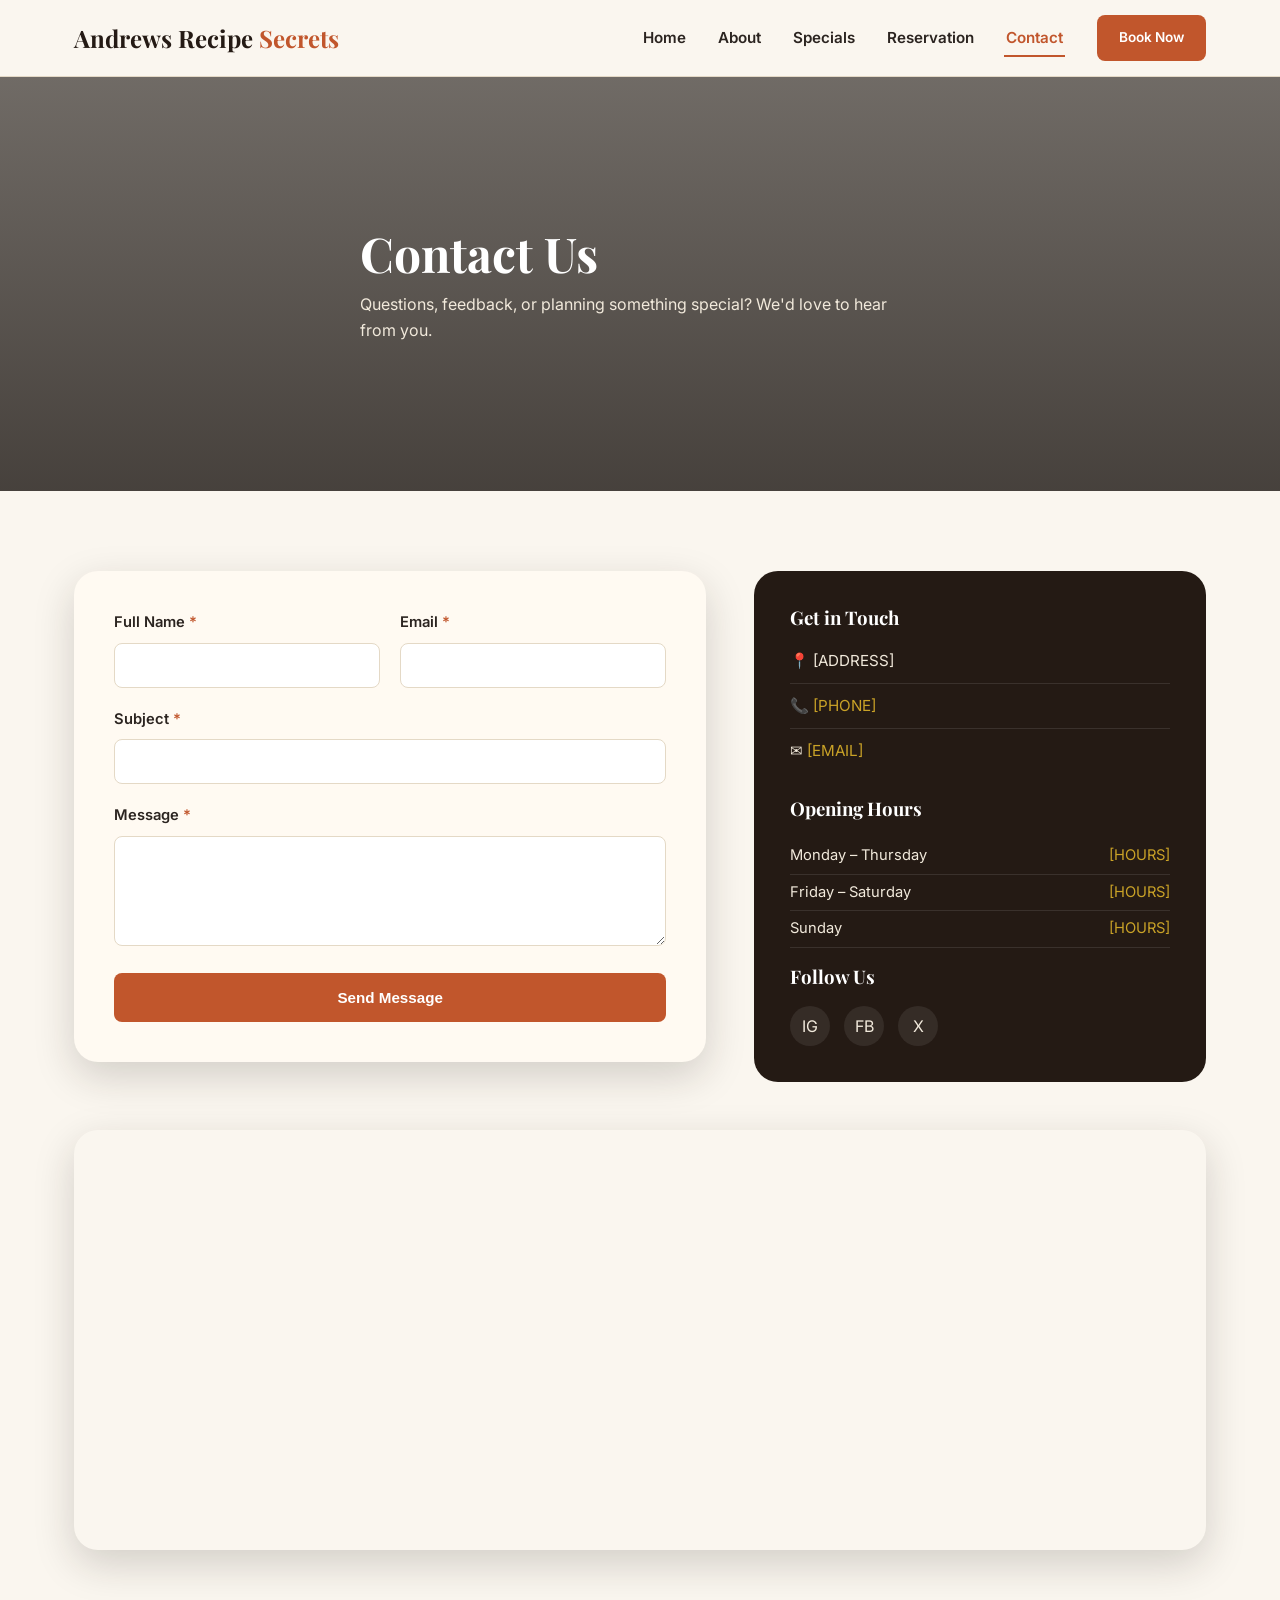
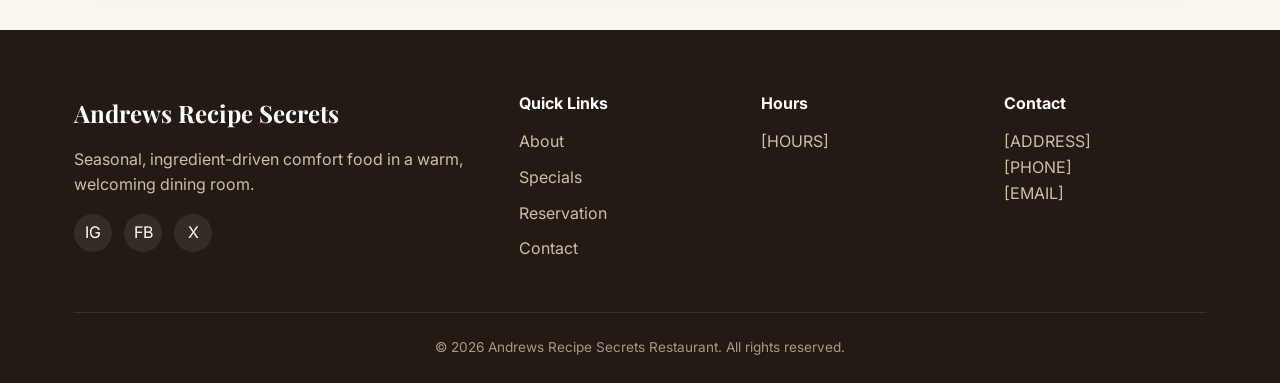
<file: contact.html>
<!DOCTYPE html>
<html lang="en">
<head>
<meta charset="UTF-8">
<meta name="viewport" content="width=device-width, initial-scale=1.0">
<title>Contact | Andrews Recipe Secrets Restaurant</title>
<meta name="description" content="Get in touch with Andrews Recipe Secrets Restaurant &mdash; address, phone, email, hours, and directions.">
<meta property="og:title" content="Contact | Andrews Recipe Secrets Restaurant">
<meta property="og:description" content="Get in touch with Andrews Recipe Secrets Restaurant.">
<meta property="og:type" content="website">
<meta property="og:image" content="https://thumb.wikimedia.org/wikipedia/commons/thumb/3/38/DSCF1067_A_tranquil_garden_patio_framed_by_vibrant_pink_bougainvillea_cozy_metal_bistro_chairs_and_shaded_wooden_walkways_-_the_perfect_spot_to_relax_outdoors.jpg/1920px-thumbnail.jpg">
<link rel="icon" type="image/svg+xml" href="assets/favicon.svg">
<link rel="preconnect" href="https://fonts.googleapis.com">
<link rel="preconnect" href="https://fonts.gstatic.com" crossorigin>
<link href="https://fonts.googleapis.com/css2?family=Playfair+Display:wght@600;700&family=Inter:wght@400;500;600;700&display=swap" rel="stylesheet">
<link rel="stylesheet" href="css/styles.css">
</head>
<body>
<a class="skip-link" href="#main">Skip to content</a>

<header class="site-header">
  <div class="container">
    <a href="index.html" class="logo">Andrews Recipe <span>Secrets</span></a>
    <nav class="nav" id="site-nav">
      <ul class="nav-links">
        <li><a href="index.html">Home</a></li>
        <li><a href="about.html">About</a></li>
        <li><a href="specials.html">Specials</a></li>
        <li><a href="reservation.html">Reservation</a></li>
        <li><a href="contact.html">Contact</a></li>
      </ul>
      <div class="nav-cta">
        <a href="reservation.html" class="btn btn--primary btn--small">Book Now</a>
      </div>
    </nav>
    <button class="hamburger" aria-label="Toggle navigation menu" aria-expanded="false" aria-controls="site-nav">
      <span></span><span></span><span></span>
    </button>
  </div>
</header>

<main id="main">

  <section class="page-hero">
    <div class="hero__bg" style="background-image:url('https://thumb.wikimedia.org/wikipedia/commons/thumb/3/38/DSCF1067_A_tranquil_garden_patio_framed_by_vibrant_pink_bougainvillea_cozy_metal_bistro_chairs_and_shaded_wooden_walkways_-_the_perfect_spot_to_relax_outdoors.jpg/1920px-thumbnail.jpg');" role="img" aria-label="Garden patio seating at Andrews Recipe Secrets Restaurant"></div>
    <div class="hero__overlay"></div>
    <div class="container hero__content">
      <h1>Contact Us</h1>
      <p>Questions, feedback, or planning something special? We'd love to hear from you.</p>
    </div>
  </section>

  <section class="section">
    <div class="container form-layout">

      <div class="form-card reveal">
        <div class="form-success" role="status">Thanks for reaching out! We'll get back to you within one business day.</div>
        <form action="https://formspree.io/f/YOUR_FORM_ID" method="POST" data-validate novalidate>
          <div class="form-row--split">
            <div class="form-row">
              <label for="c-name">Full Name <span class="required">*</span></label>
              <input type="text" id="c-name" name="name" required autocomplete="name">
              <p class="field-error">Please enter your name.</p>
            </div>
            <div class="form-row">
              <label for="c-email">Email <span class="required">*</span></label>
              <input type="email" id="c-email" name="email" required autocomplete="email">
              <p class="field-error">Please enter a valid email address.</p>
            </div>
          </div>

          <div class="form-row">
            <label for="c-subject">Subject <span class="required">*</span></label>
            <input type="text" id="c-subject" name="subject" required>
            <p class="field-error">Please enter a subject.</p>
          </div>

          <div class="form-row">
            <label for="c-message">Message <span class="required">*</span></label>
            <textarea id="c-message" name="message" required></textarea>
            <p class="field-error">Please enter a message.</p>
          </div>

          <button type="submit" class="btn btn--primary btn--block">Send Message</button>
        </form>
      </div>

      <aside class="side-panel reveal">
        <h3>Get in Touch</h3>
        <ul class="contact-info">
          <li>&#128205; [ADDRESS]</li>
          <li>&#128222; <a href="tel:[PHONE]">[PHONE]</a></li>
          <li>&#9993; <a href="mailto:[EMAIL]">[EMAIL]</a></li>
        </ul>
        <h3>Opening Hours</h3>
        <table class="hours-table">
          <tr><td>Monday &ndash; Thursday</td><td>[HOURS]</td></tr>
          <tr><td>Friday &ndash; Saturday</td><td>[HOURS]</td></tr>
          <tr><td>Sunday</td><td>[HOURS]</td></tr>
        </table>
        <h3>Follow Us</h3>
        <div class="social-row">
          <a href="[SOCIAL LINKS]" aria-label="Instagram">IG</a>
          <a href="[SOCIAL LINKS]" aria-label="Facebook">FB</a>
          <a href="[SOCIAL LINKS]" aria-label="X / Twitter">X</a>
        </div>
      </aside>

    </div>

    <div class="container">
      <div class="map-wrap reveal">
        <iframe
          src="https://www.google.com/maps?q=[ADDRESS]&output=embed"
          title="Map showing the location of Andrews Recipe Secrets Restaurant"
          loading="lazy"
          referrerpolicy="no-referrer-when-downgrade">
        </iframe>
      </div>
    </div>
  </section>

</main>

<footer class="site-footer">
  <div class="container">
    <div class="footer-grid">
      <div>
        <a href="index.html" class="logo">Andrews Recipe Secrets</a>
        <p>Seasonal, ingredient-driven comfort food in a warm, welcoming dining room.</p>
        <div class="footer-social">
          <a href="[SOCIAL LINKS]" aria-label="Instagram">IG</a>
          <a href="[SOCIAL LINKS]" aria-label="Facebook">FB</a>
          <a href="[SOCIAL LINKS]" aria-label="X / Twitter">X</a>
        </div>
      </div>
      <div>
        <h4>Quick Links</h4>
        <ul class="footer-links">
          <li><a href="about.html">About</a></li>
          <li><a href="specials.html">Specials</a></li>
          <li><a href="reservation.html">Reservation</a></li>
          <li><a href="contact.html">Contact</a></li>
        </ul>
      </div>
      <div>
        <h4>Hours</h4>
        <p>[HOURS]</p>
      </div>
      <div>
        <h4>Contact</h4>
        <p>[ADDRESS]<br>[PHONE]<br>[EMAIL]</p>
      </div>
    </div>
    <div class="footer-bottom">
      &copy; <span id="year"></span> Andrews Recipe Secrets Restaurant. All rights reserved.
    </div>
  </div>
</footer>

<script src="js/main.js"></script>
<script>document.getElementById('year').textContent = new Date().getFullYear();</script>
</body>
</html>
</file>
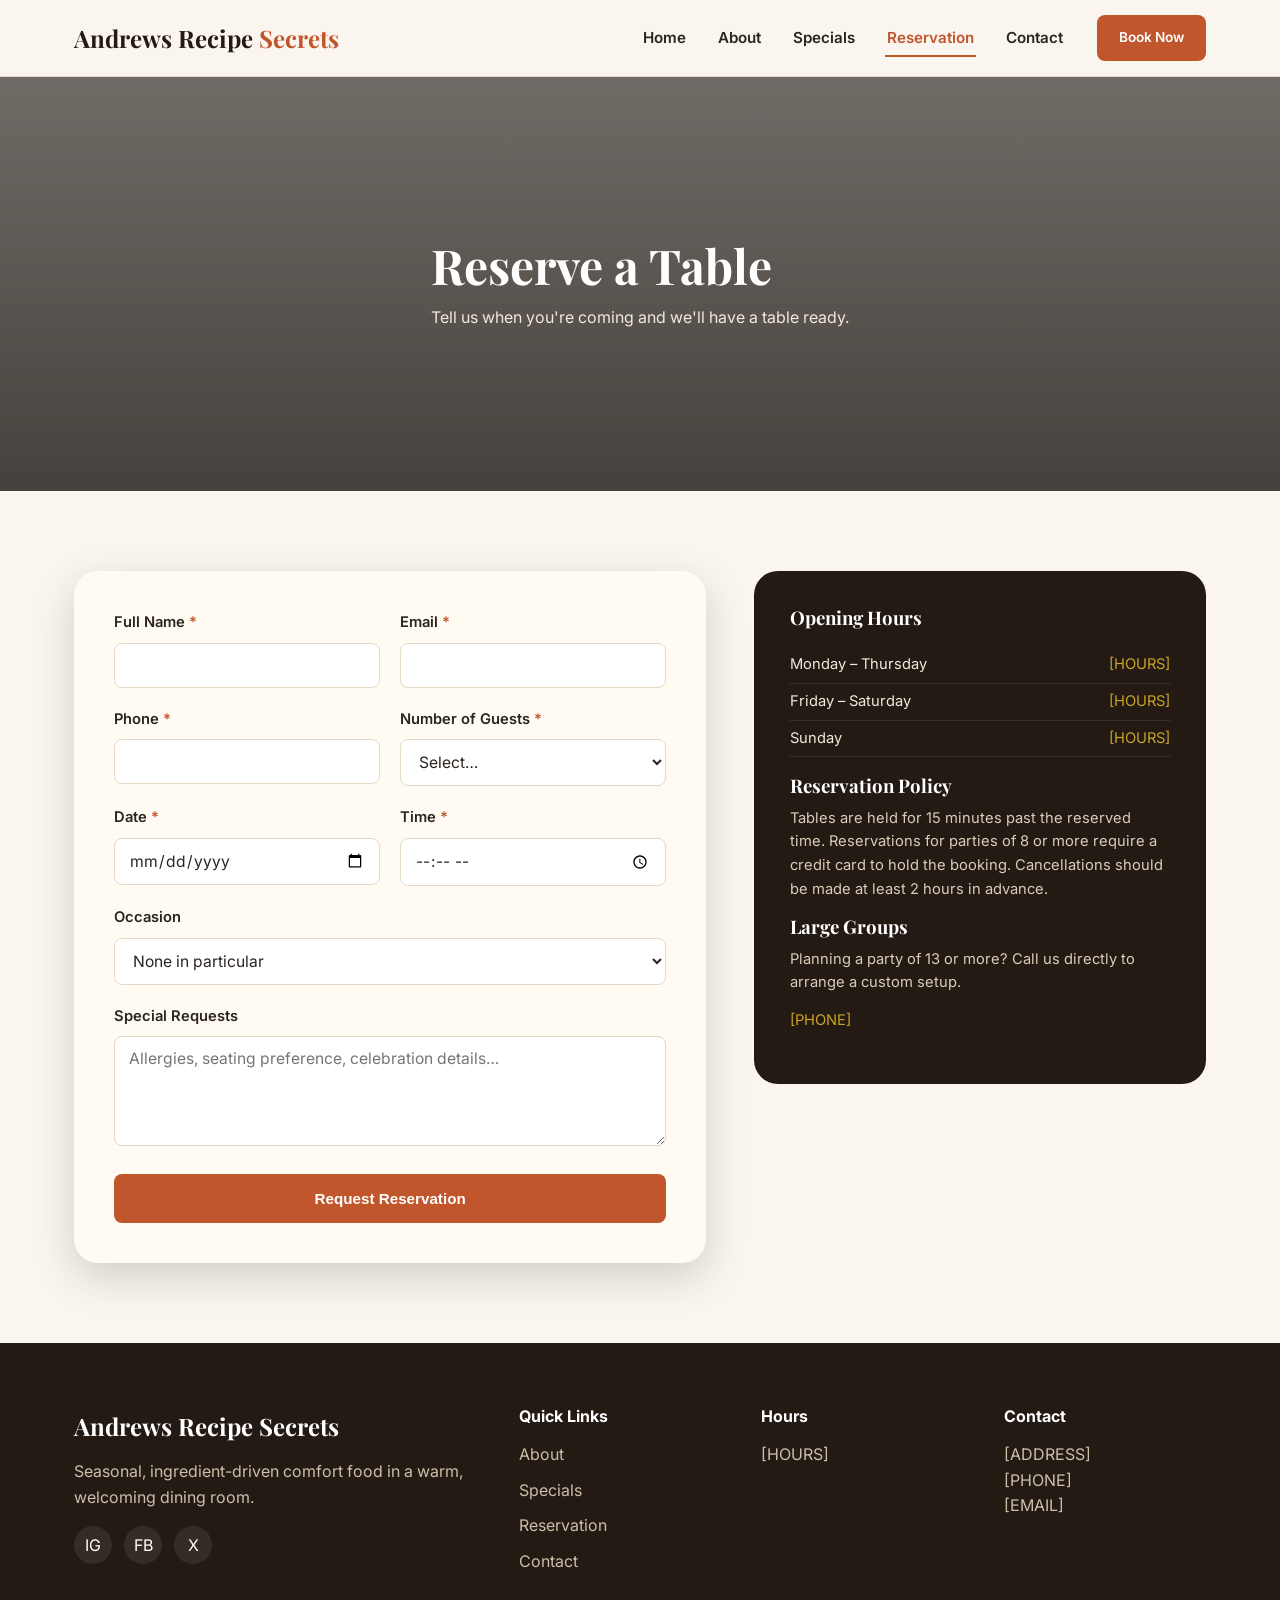
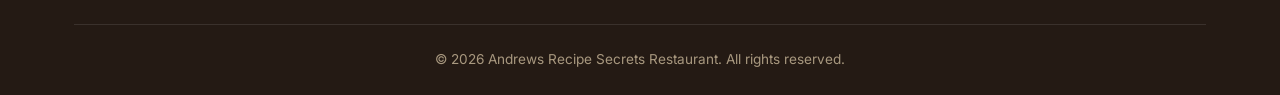
<file: reservation.html>
<!DOCTYPE html>
<html lang="en">
<head>
<meta charset="UTF-8">
<meta name="viewport" content="width=device-width, initial-scale=1.0">
<title>Reservation | Andrews Recipe Secrets Restaurant</title>
<meta name="description" content="Book a table at Andrews Recipe Secrets Restaurant. Choose your date, time, and party size, and we'll take care of the rest.">
<meta property="og:title" content="Reservation | Andrews Recipe Secrets Restaurant">
<meta property="og:description" content="Book a table at Andrews Recipe Secrets Restaurant.">
<meta property="og:type" content="website">
<meta property="og:image" content="https://images.unsplash.com/photo-1424847651672-bf20a4b0982b?w=1200&q=80">
<link rel="icon" type="image/svg+xml" href="assets/favicon.svg">
<link rel="preconnect" href="https://fonts.googleapis.com">
<link rel="preconnect" href="https://fonts.gstatic.com" crossorigin>
<link href="https://fonts.googleapis.com/css2?family=Playfair+Display:wght@600;700&family=Inter:wght@400;500;600;700&display=swap" rel="stylesheet">
<link rel="stylesheet" href="css/styles.css">
</head>
<body>
<a class="skip-link" href="#main">Skip to content</a>

<header class="site-header">
  <div class="container">
    <a href="index.html" class="logo">Andrews Recipe <span>Secrets</span></a>
    <nav class="nav" id="site-nav">
      <ul class="nav-links">
        <li><a href="index.html">Home</a></li>
        <li><a href="about.html">About</a></li>
        <li><a href="specials.html">Specials</a></li>
        <li><a href="reservation.html">Reservation</a></li>
        <li><a href="contact.html">Contact</a></li>
      </ul>
      <div class="nav-cta">
        <a href="reservation.html" class="btn btn--primary btn--small">Book Now</a>
      </div>
    </nav>
    <button class="hamburger" aria-label="Toggle navigation menu" aria-expanded="false" aria-controls="site-nav">
      <span></span><span></span><span></span>
    </button>
  </div>
</header>

<main id="main">

  <section class="page-hero">
    <div class="hero__bg" style="background-image:url('https://images.unsplash.com/photo-1424847651672-bf20a4b0982b?w=1600&q=80');" role="img" aria-label="Table set for a reservation at Andrews Recipe Secrets Restaurant"></div>
    <div class="hero__overlay"></div>
    <div class="container hero__content">
      <h1>Reserve a Table</h1>
      <p>Tell us when you're coming and we'll have a table ready.</p>
    </div>
  </section>

  <section class="section">
    <div class="container form-layout">

      <div class="form-card reveal">
        <div class="form-success" role="status">Thank you! Your reservation request has been received &mdash; we'll confirm by email shortly.</div>
        <form action="https://formspree.io/f/YOUR_FORM_ID" method="POST" data-validate novalidate>
          <div class="form-row--split">
            <div class="form-row">
              <label for="res-name">Full Name <span class="required">*</span></label>
              <input type="text" id="res-name" name="name" required autocomplete="name">
              <p class="field-error">Please enter your name.</p>
            </div>
            <div class="form-row">
              <label for="res-email">Email <span class="required">*</span></label>
              <input type="email" id="res-email" name="email" required autocomplete="email">
              <p class="field-error">Please enter a valid email address.</p>
            </div>
          </div>

          <div class="form-row--split">
            <div class="form-row">
              <label for="res-phone">Phone <span class="required">*</span></label>
              <input type="tel" id="res-phone" name="phone" required autocomplete="tel">
              <p class="field-error">Please enter your phone number.</p>
            </div>
            <div class="form-row">
              <label for="res-guests">Number of Guests <span class="required">*</span></label>
              <select id="res-guests" name="guests" required>
                <option value="">Select&hellip;</option>
                <option>1</option><option>2</option><option>3</option><option>4</option>
                <option>5</option><option>6</option><option>7</option><option>8</option>
                <option>9</option><option>10</option><option>11</option><option>12</option>
              </select>
              <p class="field-error">Please select a party size.</p>
            </div>
          </div>

          <div class="form-row--split">
            <div class="form-row">
              <label for="res-date">Date <span class="required">*</span></label>
              <input type="date" id="res-date" name="date" required>
              <p class="field-error">Please choose a valid, upcoming date.</p>
            </div>
            <div class="form-row">
              <label for="res-time">Time <span class="required">*</span></label>
              <input type="time" id="res-time" name="time" required>
              <p class="field-error">Please choose a time.</p>
            </div>
          </div>

          <div class="form-row">
            <label for="res-occasion">Occasion</label>
            <select id="res-occasion" name="occasion">
              <option value="">None in particular</option>
              <option>Birthday</option>
              <option>Anniversary</option>
              <option>Business Dinner</option>
              <option>Date Night</option>
              <option>Celebration</option>
              <option>Other</option>
            </select>
          </div>

          <div class="form-row">
            <label for="res-requests">Special Requests</label>
            <textarea id="res-requests" name="requests" placeholder="Allergies, seating preference, celebration details&hellip;"></textarea>
          </div>

          <button type="submit" class="btn btn--primary btn--block">Request Reservation</button>
        </form>
      </div>

      <aside class="side-panel reveal">
        <h3>Opening Hours</h3>
        <table class="hours-table">
          <tr><td>Monday &ndash; Thursday</td><td>[HOURS]</td></tr>
          <tr><td>Friday &ndash; Saturday</td><td>[HOURS]</td></tr>
          <tr><td>Sunday</td><td>[HOURS]</td></tr>
        </table>
        <h3>Reservation Policy</h3>
        <p>Tables are held for 15 minutes past the reserved time. Reservations for parties of 8 or more require a credit card to hold the booking. Cancellations should be made at least 2 hours in advance.</p>
        <h3>Large Groups</h3>
        <p>Planning a party of 13 or more? Call us directly to arrange a custom setup.</p>
        <p><a href="tel:[PHONE]">[PHONE]</a></p>
      </aside>

    </div>
  </section>

</main>

<footer class="site-footer">
  <div class="container">
    <div class="footer-grid">
      <div>
        <a href="index.html" class="logo">Andrews Recipe Secrets</a>
        <p>Seasonal, ingredient-driven comfort food in a warm, welcoming dining room.</p>
        <div class="footer-social">
          <a href="[SOCIAL LINKS]" aria-label="Instagram">IG</a>
          <a href="[SOCIAL LINKS]" aria-label="Facebook">FB</a>
          <a href="[SOCIAL LINKS]" aria-label="X / Twitter">X</a>
        </div>
      </div>
      <div>
        <h4>Quick Links</h4>
        <ul class="footer-links">
          <li><a href="about.html">About</a></li>
          <li><a href="specials.html">Specials</a></li>
          <li><a href="reservation.html">Reservation</a></li>
          <li><a href="contact.html">Contact</a></li>
        </ul>
      </div>
      <div>
        <h4>Hours</h4>
        <p>[HOURS]</p>
      </div>
      <div>
        <h4>Contact</h4>
        <p>[ADDRESS]<br>[PHONE]<br>[EMAIL]</p>
      </div>
    </div>
    <div class="footer-bottom">
      &copy; <span id="year"></span> Andrews Recipe Secrets Restaurant. All rights reserved.
    </div>
  </div>
</footer>

<script src="js/main.js"></script>
<script>document.getElementById('year').textContent = new Date().getFullYear();</script>
</body>
</html>
</file>
<file: css/styles.css>
/* =========================================================
   Andrews Recipe Secrets Restaurant — shared stylesheet
   ========================================================= */

:root {
  /* colors */
  --color-bg: #faf6ef;
  --color-bg-alt: #f3ecdf;
  --color-espresso: #241a14;
  --color-espresso-soft: #342419;
  --color-text: #2b2420;
  --color-text-muted: #6b5f54;
  --color-cream: #fffaf2;
  --color-gold: #c9a227;
  --color-terracotta: #c1562c;
  --color-terracotta-dark: #9e4320;
  --color-border: #e4d9c6;

  /* typography */
  --font-heading: "Playfair Display", Georgia, serif;
  --font-body: "Inter", -apple-system, Segoe UI, sans-serif;

  /* spacing / shape */
  --radius-sm: 8px;
  --radius-md: 14px;
  --radius-lg: 24px;
  --shadow-sm: 0 4px 14px rgba(36, 26, 20, 0.08);
  --shadow-md: 0 14px 40px rgba(36, 26, 20, 0.18);
  --container: 1180px;
  --header-h: 76px;
}

* { box-sizing: border-box; }
html { scroll-behavior: smooth; }

@media (prefers-reduced-motion: reduce) {
  html { scroll-behavior: auto; }
  *, *::before, *::after {
    animation-duration: 0.01ms !important;
    animation-iteration-count: 1 !important;
    transition-duration: 0.01ms !important;
    scroll-behavior: auto !important;
  }
}

body {
  margin: 0;
  font-family: var(--font-body);
  color: var(--color-text);
  background: var(--color-bg);
  line-height: 1.6;
}

img { max-width: 100%; display: block; }

h1, h2, h3, h4 {
  font-family: var(--font-heading);
  margin: 0 0 0.5em;
  line-height: 1.2;
  color: var(--color-espresso);
}

p { margin: 0 0 1em; }

a { color: var(--color-terracotta); text-decoration: none; }
a:hover { color: var(--color-terracotta-dark); }

:focus-visible {
  outline: 3px solid var(--color-gold);
  outline-offset: 2px;
}

.container {
  max-width: var(--container);
  margin: 0 auto;
  padding: 0 24px;
}

.section {
  padding: 80px 0;
}

.section--alt { background: var(--color-bg-alt); }
.section--dark {
  background: var(--color-espresso);
  color: #f1e9db;
}
.section--dark h2, .section--dark h3 { color: #fff; }

.eyebrow {
  display: inline-block;
  font-family: var(--font-body);
  font-weight: 700;
  letter-spacing: 0.12em;
  text-transform: uppercase;
  font-size: 0.78rem;
  color: var(--color-terracotta);
  margin-bottom: 10px;
}

.section-head {
  text-align: center;
  max-width: 640px;
  margin: 0 auto 48px;
}

/* Buttons */
.btn {
  display: inline-flex;
  align-items: center;
  justify-content: center;
  gap: 8px;
  padding: 14px 28px;
  border-radius: var(--radius-sm);
  font-weight: 600;
  font-size: 0.95rem;
  border: 2px solid transparent;
  cursor: pointer;
  transition: transform 0.15s ease, box-shadow 0.15s ease, background 0.2s ease, color 0.2s ease;
  text-align: center;
}
.btn:hover { transform: translateY(-2px); }

.btn--primary {
  background: var(--color-terracotta);
  color: #fff;
}
.btn--primary:hover { background: var(--color-terracotta-dark); color: #fff; box-shadow: var(--shadow-sm); }

.btn--ghost {
  background: transparent;
  border-color: #fff;
  color: #fff;
}
.btn--ghost:hover { background: rgba(255,255,255,0.15); color: #fff; }

.btn--outline {
  background: transparent;
  border-color: var(--color-terracotta);
  color: var(--color-terracotta);
}
.btn--outline:hover { background: var(--color-terracotta); color: #fff; }

.btn--small { padding: 10px 20px; font-size: 0.85rem; }
.btn--block { width: 100%; }

/* =========================================================
   Header
   ========================================================= */
.site-header {
  position: sticky;
  top: 0;
  z-index: 100;
  background: rgba(250, 246, 239, 0.92);
  backdrop-filter: saturate(180%) blur(10px);
  border-bottom: 1px solid var(--color-border);
}

.site-header .container {
  display: flex;
  align-items: center;
  justify-content: space-between;
  height: var(--header-h);
}

.logo {
  font-family: var(--font-heading);
  font-size: 1.5rem;
  font-weight: 700;
  color: var(--color-espresso);
  display: flex;
  align-items: baseline;
  gap: 6px;
}
.logo span { color: var(--color-terracotta); }

.nav {
  display: flex;
  align-items: center;
  gap: 32px;
}

.nav-links {
  display: flex;
  gap: 28px;
  list-style: none;
  margin: 0;
  padding: 0;
}

.nav-links a {
  color: var(--color-text);
  font-weight: 600;
  font-size: 0.95rem;
  padding: 8px 2px;
  position: relative;
}

.nav-links a::after {
  content: "";
  position: absolute;
  left: 0;
  bottom: -2px;
  height: 2px;
  width: 0;
  background: var(--color-terracotta);
  transition: width 0.2s ease;
}

.nav-links a:hover::after,
.nav-links a[aria-current="page"]::after {
  width: 100%;
}

.nav-links a[aria-current="page"] {
  color: var(--color-terracotta);
}

.nav-cta { display: flex; align-items: center; gap: 16px; }

.hamburger {
  display: none;
  flex-direction: column;
  justify-content: center;
  gap: 5px;
  width: 44px;
  height: 44px;
  border: 1px solid var(--color-border);
  border-radius: var(--radius-sm);
  background: var(--color-cream);
  cursor: pointer;
  -webkit-tap-highlight-color: transparent;
  touch-action: manipulation;
  flex-shrink: 0;
}
.hamburger span {
  display: block;
  width: 22px;
  height: 2px;
  margin: 0 auto;
  background: var(--color-espresso);
  transition: transform 0.2s ease, opacity 0.2s ease;
}
.hamburger[aria-expanded="true"] span:nth-child(1) { transform: translateY(7px) rotate(45deg); }
.hamburger[aria-expanded="true"] span:nth-child(2) { opacity: 0; }
.hamburger[aria-expanded="true"] span:nth-child(3) { transform: translateY(-7px) rotate(-45deg); }

@media (max-width: 900px) {
  .hamburger { display: flex; }
  .nav {
    position: fixed;
    inset: var(--header-h) 0 0 0;
    background: var(--color-cream);
    flex-direction: column;
    align-items: flex-start;
    padding: 32px 24px;
    transform: translateX(100%);
    transition: transform 0.25s ease;
    overflow-y: auto;
    -webkit-overflow-scrolling: touch;
  }
  .nav.is-open { transform: translateX(0); }
  .nav-links {
    flex-direction: column;
    gap: 6px;
    width: 100%;
  }
  .nav-links a {
    display: block;
    width: 100%;
    padding: 14px 4px;
    font-size: 1.05rem;
  }
  .nav-cta {
    flex-direction: column;
    align-items: stretch;
    width: 100%;
    margin-top: 16px;
  }
  .nav-cta .btn {
    padding: 14px 20px;
    font-size: 1rem;
  }
}

body.nav-open { overflow: hidden; }

/* =========================================================
   Hero
   ========================================================= */
.hero {
  position: relative;
  min-height: 92vh;
  display: flex;
  align-items: center;
  color: #fff;
  overflow: hidden;
}

.hero__bg {
  position: absolute;
  inset: 0;
  background-size: cover;
  background-position: center;
}

.hero__overlay {
  position: absolute;
  inset: 0;
  background: linear-gradient(180deg, rgba(20, 14, 10, 0.55) 0%, rgba(20, 14, 10, 0.78) 100%);
}

.hero__content {
  position: relative;
  z-index: 2;
  max-width: 720px;
}

.hero__eyebrow {
  text-transform: uppercase;
  letter-spacing: 0.2em;
  font-weight: 700;
  color: var(--color-gold);
  font-size: 0.85rem;
  margin-bottom: 18px;
  display: block;
}

.hero h1 {
  color: #fff;
  font-size: clamp(2.4rem, 5vw, 4rem);
  margin-bottom: 20px;
}

.hero p {
  font-size: 1.15rem;
  color: #f1e9db;
  max-width: 560px;
  margin-bottom: 36px;
}

.hero__actions { display: flex; gap: 16px; flex-wrap: wrap; }

.page-hero {
  position: relative;
  min-height: 46vh;
  display: flex;
  align-items: center;
  color: #fff;
}
.page-hero .hero__bg, .page-hero .hero__overlay { position: absolute; inset: 0; }
.page-hero .hero__bg { background-size: cover; background-position: center; }
.page-hero .hero__overlay { background: linear-gradient(180deg, rgba(20,14,10,0.6), rgba(20,14,10,0.78)); }
.page-hero .hero__content { position: relative; z-index: 2; }
.page-hero h1 { color: #fff; font-size: clamp(2rem, 4vw, 3rem); margin-bottom: 10px; }
.page-hero p { color: #f1e9db; max-width: 560px; margin: 0; }

/* =========================================================
   Cards / grids
   ========================================================= */
.grid {
  display: grid;
  gap: 32px;
}
.grid--2 { grid-template-columns: repeat(2, 1fr); }
.grid--3 { grid-template-columns: repeat(3, 1fr); }
.grid--4 { grid-template-columns: repeat(4, 1fr); }
.grid--6 { grid-template-columns: repeat(3, 1fr); }

@media (max-width: 900px) {
  .grid--3, .grid--4, .grid--6 { grid-template-columns: repeat(2, 1fr); }
}
@media (max-width: 600px) {
  .grid--2, .grid--3, .grid--4, .grid--6 { grid-template-columns: 1fr; }
}

.card {
  background: var(--color-cream);
  border-radius: var(--radius-md);
  overflow: hidden;
  box-shadow: var(--shadow-sm);
  transition: transform 0.25s ease, box-shadow 0.25s ease;
  display: flex;
  flex-direction: column;
}
.card:hover {
  transform: translateY(-6px);
  box-shadow: var(--shadow-md);
}

.card__media {
  aspect-ratio: 4 / 3;
  overflow: hidden;
}
.card__media img {
  width: 100%;
  height: 100%;
  object-fit: cover;
  transition: transform 0.4s ease;
}
.card:hover .card__media img { transform: scale(1.06); }

.card__body { padding: 22px; flex: 1; display: flex; flex-direction: column; }
.card__top-row {
  display: flex;
  justify-content: space-between;
  align-items: baseline;
  gap: 10px;
}
.card__price { color: var(--color-terracotta); font-weight: 700; white-space: nowrap; }
.card__body p { color: var(--color-text-muted); flex: 1; }

.tag {
  display: inline-block;
  font-size: 0.72rem;
  font-weight: 700;
  letter-spacing: 0.04em;
  text-transform: uppercase;
  padding: 4px 10px;
  border-radius: 999px;
  background: var(--color-bg-alt);
  color: var(--color-terracotta);
  margin: 2px 6px 2px 0;
}
.tag--pick { background: var(--color-gold); color: #241a14; }
.tag--spicy { background: #f1d4c7; color: var(--color-terracotta-dark); }
.tag--veg { background: #dcead9; color: #336a3b; }

/* =========================================================
   Story / About teaser
   ========================================================= */
.split {
  display: grid;
  grid-template-columns: 1fr 1fr;
  gap: 56px;
  align-items: center;
}
@media (max-width: 860px) {
  .split { grid-template-columns: 1fr; }
}
.split img {
  border-radius: var(--radius-lg);
  box-shadow: var(--shadow-md);
  width: 100%;
  height: 100%;
  object-fit: cover;
  aspect-ratio: 4/3;
}

/* Testimonials */
.testimonial {
  background: var(--color-cream);
  border-radius: var(--radius-md);
  padding: 32px;
  box-shadow: var(--shadow-sm);
  height: 100%;
}
.testimonial__quote {
  font-family: var(--font-heading);
  font-size: 1.1rem;
  color: var(--color-espresso);
  margin-bottom: 18px;
}
.testimonial__stars { color: var(--color-gold); letter-spacing: 2px; margin-bottom: 10px; }
.testimonial__name { font-weight: 700; }
.testimonial__role { color: var(--color-text-muted); font-size: 0.9rem; }

/* Info strip */
.info-strip {
  display: grid;
  grid-template-columns: repeat(3, 1fr);
  gap: 32px;
}
@media (max-width: 760px) {
  .info-strip { grid-template-columns: 1fr; }
}
.info-strip__item { text-align: center; }
.info-strip__icon { font-size: 2rem; margin-bottom: 12px; display: block; }

/* CTA banner */
.cta-banner {
  background: linear-gradient(135deg, var(--color-terracotta), var(--color-terracotta-dark));
  color: #fff;
  border-radius: var(--radius-lg);
  padding: 56px;
  text-align: center;
}
.cta-banner h2 { color: #fff; }
.cta-banner p { color: #fde8da; }

/* Icon blocks (About) */
.icon-block {
  text-align: center;
  padding: 32px 20px;
  background: var(--color-cream);
  border-radius: var(--radius-md);
  box-shadow: var(--shadow-sm);
}
.icon-block__icon { font-size: 2.2rem; margin-bottom: 14px; display: block; }

/* Chef profile */
.chef {
  display: grid;
  grid-template-columns: 280px 1fr;
  gap: 40px;
  align-items: center;
}
@media (max-width: 760px) {
  .chef { grid-template-columns: 1fr; text-align: center; }
}
.chef img {
  border-radius: var(--radius-lg);
  box-shadow: var(--shadow-md);
  aspect-ratio: 1;
  object-fit: cover;
  width: 100%;
}

/* Gallery */
.gallery-grid {
  display: grid;
  grid-template-columns: repeat(3, 1fr);
  grid-auto-rows: 220px;
  gap: 16px;
}
.gallery-grid img {
  width: 100%;
  height: 100%;
  object-fit: cover;
  border-radius: var(--radius-sm);
  transition: transform 0.3s ease;
}
.gallery-grid a { overflow: hidden; border-radius: var(--radius-sm); display: block; }
.gallery-grid a:hover img { transform: scale(1.08); }
@media (max-width: 760px) {
  .gallery-grid { grid-template-columns: repeat(2, 1fr); grid-auto-rows: 180px; }
}

/* =========================================================
   Specials page
   ========================================================= */
.special-feature {
  display: grid;
  grid-template-columns: 1fr 1fr;
  gap: 48px;
  align-items: center;
  background: var(--color-cream);
  border-radius: var(--radius-lg);
  padding: 40px;
  box-shadow: var(--shadow-md);
}
@media (max-width: 860px) {
  .special-feature { grid-template-columns: 1fr; }
}
.special-feature img {
  border-radius: var(--radius-md);
  aspect-ratio: 4/3;
  object-fit: cover;
  width: 100%;
}

.menu-category { margin-bottom: 56px; }
.menu-category h3 {
  font-size: 1.6rem;
  border-bottom: 2px solid var(--color-border);
  padding-bottom: 12px;
  margin-bottom: 28px;
}

/* =========================================================
   Forms
   ========================================================= */
.form-layout {
  display: grid;
  grid-template-columns: 1.4fr 1fr;
  gap: 48px;
  align-items: start;
}
@media (max-width: 900px) {
  .form-layout { grid-template-columns: 1fr; }
}

.form-card {
  background: var(--color-cream);
  border-radius: var(--radius-lg);
  padding: 40px;
  box-shadow: var(--shadow-md);
}

.form-row { margin-bottom: 20px; }
.form-row--split {
  display: grid;
  grid-template-columns: 1fr 1fr;
  gap: 20px;
}
@media (max-width: 560px) {
  .form-row--split { grid-template-columns: 1fr; }
}

label {
  display: block;
  font-weight: 600;
  margin-bottom: 8px;
  font-size: 0.92rem;
}
.required { color: var(--color-terracotta); }

input, select, textarea {
  width: 100%;
  padding: 12px 14px;
  border: 1.5px solid var(--color-border);
  border-radius: var(--radius-sm);
  font-family: var(--font-body);
  font-size: 0.98rem;
  background: #fff;
  color: var(--color-text);
}
input:focus, select:focus, textarea:focus {
  border-color: var(--color-terracotta);
  outline: none;
}
textarea { resize: vertical; min-height: 110px; }

.field-error {
  color: #a4302a;
  font-size: 0.82rem;
  margin-top: 6px;
  display: none;
}
.form-row.has-error input,
.form-row.has-error select,
.form-row.has-error textarea {
  border-color: #a4302a;
}
.form-row.has-error .field-error { display: block; }

.form-success {
  display: none;
  background: #dcead9;
  color: #2b5e32;
  padding: 18px 20px;
  border-radius: var(--radius-sm);
  margin-bottom: 24px;
  font-weight: 600;
}
.form-success.is-visible { display: block; }

.side-panel {
  background: var(--color-espresso);
  color: #f1e9db;
  border-radius: var(--radius-lg);
  padding: 36px;
}
.side-panel h3 { color: #fff; }
.side-panel .hours-table { width: 100%; margin: 18px 0; border-collapse: collapse; }
.side-panel .hours-table td { padding: 6px 0; border-bottom: 1px solid rgba(255,255,255,0.1); font-size: 0.92rem; }
.side-panel .hours-table td:last-child { text-align: right; color: var(--color-gold); }
.side-panel p { color: #d9cdb9; font-size: 0.92rem; }
.side-panel a { color: var(--color-gold); }

/* Contact info list */
.contact-info { list-style: none; padding: 0; margin: 0 0 24px; }
.contact-info li { padding: 10px 0; border-bottom: 1px solid rgba(255,255,255,0.1); font-size: 0.95rem; }
.contact-info li:last-child { border-bottom: none; }

.social-row { display: flex; gap: 14px; margin-top: 18px; }
.social-row a {
  width: 40px; height: 40px;
  display: flex; align-items: center; justify-content: center;
  border-radius: 50%;
  background: rgba(255,255,255,0.08);
  color: #f1e9db;
  font-size: 1rem;
}
.social-row a:hover { background: var(--color-gold); color: #241a14; }

.map-wrap {
  border-radius: var(--radius-lg);
  overflow: hidden;
  box-shadow: var(--shadow-md);
  margin-top: 48px;
}
.map-wrap iframe { width: 100%; height: 420px; border: 0; display: block; }

/* =========================================================
   Footer
   ========================================================= */
.site-footer {
  background: var(--color-espresso);
  color: #cbbfab;
  padding: 64px 0 24px;
}
.footer-grid {
  display: grid;
  grid-template-columns: 2fr 1fr 1fr 1fr;
  gap: 40px;
  margin-bottom: 40px;
}
@media (max-width: 860px) {
  .footer-grid { grid-template-columns: 1fr 1fr; }
}
@media (max-width: 560px) {
  .footer-grid { grid-template-columns: 1fr; }
}
.site-footer h4 { color: #fff; font-size: 1rem; font-family: var(--font-body); margin-bottom: 16px; }
.site-footer .logo { color: #fff; margin-bottom: 14px; }
.footer-links { list-style: none; padding: 0; margin: 0; }
.footer-links li { margin-bottom: 10px; }
.footer-links a { color: #cbbfab; }
.footer-links a:hover { color: var(--color-gold); }
.footer-social { display: flex; gap: 12px; margin-top: 16px; }
.footer-social a {
  width: 38px; height: 38px;
  border-radius: 50%;
  background: rgba(255,255,255,0.08);
  display: flex; align-items: center; justify-content: center;
  color: #fff;
}
.footer-social a:hover { background: var(--color-gold); color: #241a14; }
.footer-bottom {
  border-top: 1px solid rgba(255,255,255,0.1);
  padding-top: 24px;
  text-align: center;
  font-size: 0.85rem;
  color: #a8987f;
}

/* =========================================================
   Scroll-reveal
   ========================================================= */
.reveal {
  opacity: 0;
  transform: translateY(24px);
  transition: opacity 0.6s ease, transform 0.6s ease;
}
.reveal.is-visible {
  opacity: 1;
  transform: translateY(0);
}

/* skip link */
.skip-link {
  position: absolute;
  left: -999px;
  top: 0;
  background: var(--color-terracotta);
  color: #fff;
  padding: 10px 16px;
  z-index: 200;
}
.skip-link:focus {
  left: 10px;
  top: 10px;
}
</file>
